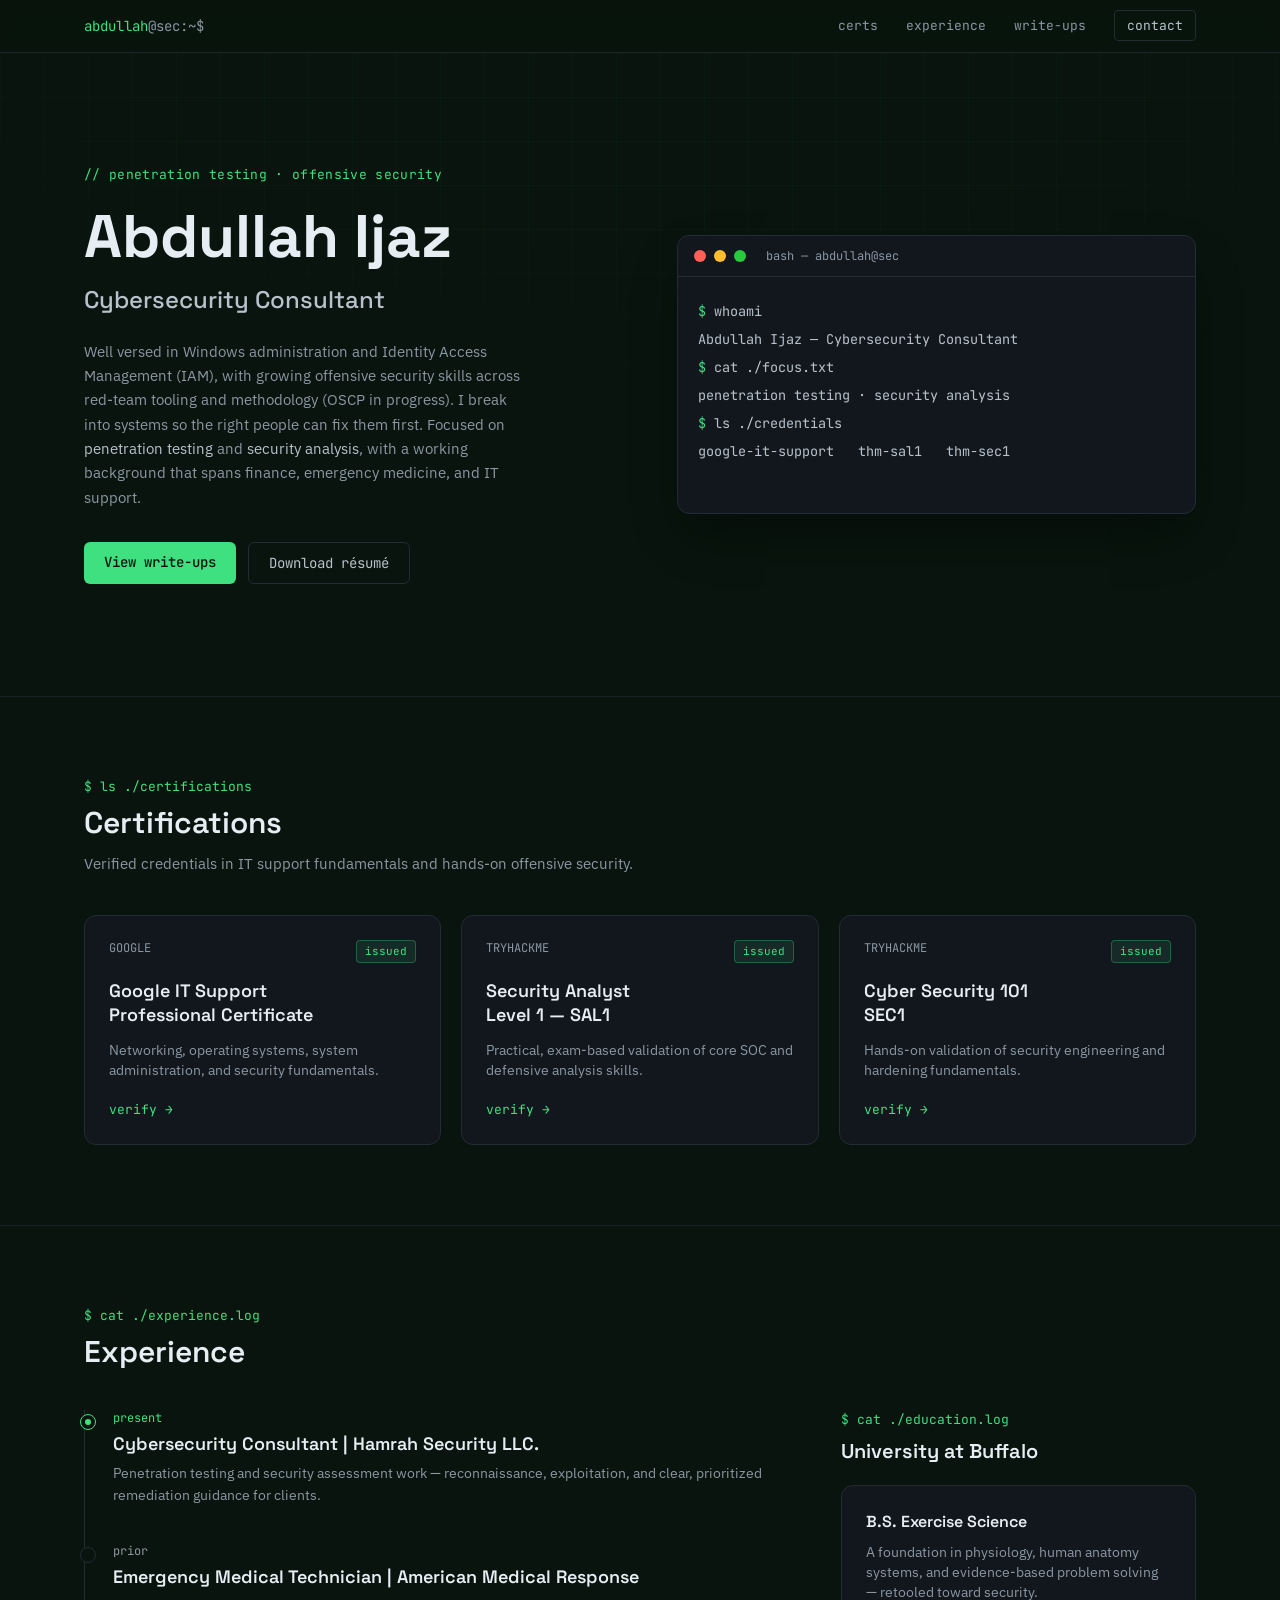
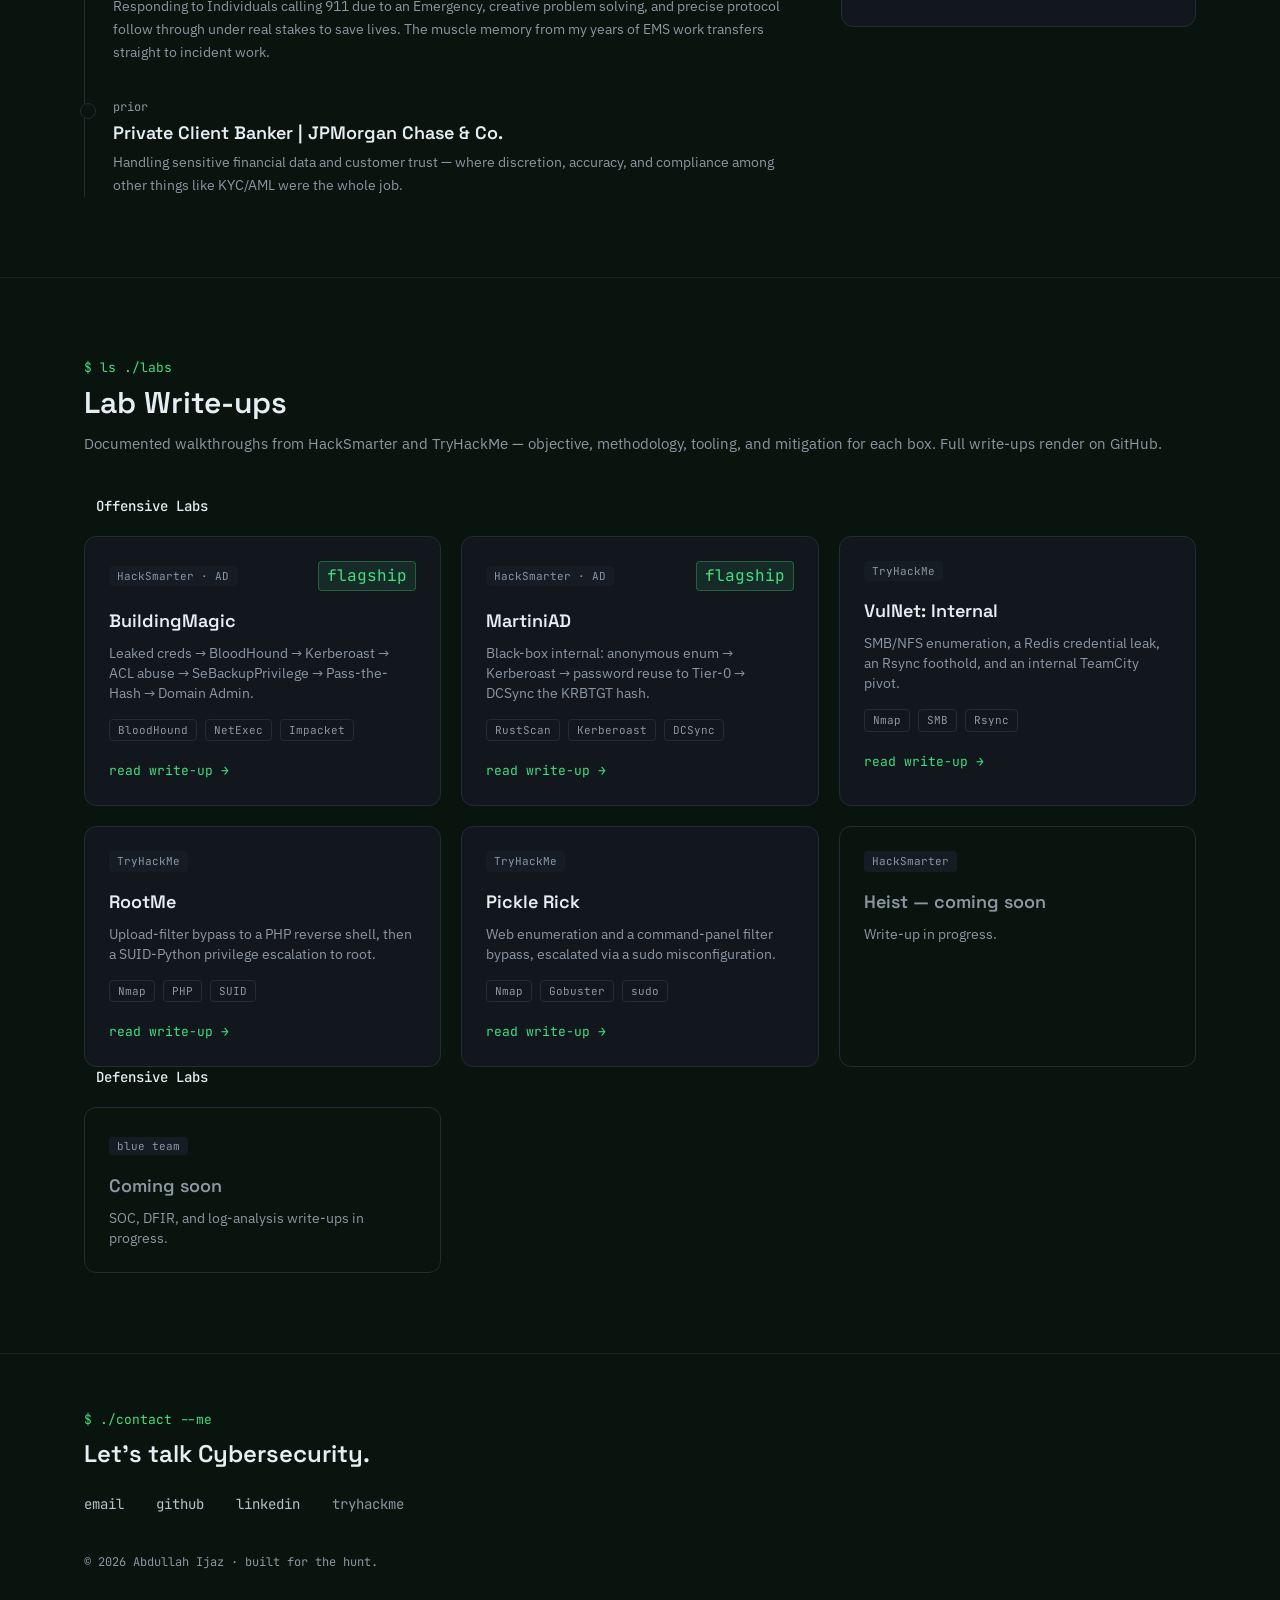
<file: index.html>
<!DOCTYPE html>
<html lang="en">
<head>
  <meta charset="UTF-8" />
  <meta name="viewport" content="width=device-width, initial-scale=1.0" />
  <title>Abdullah Ijaz — Cybersecurity Consultant</title>
  <meta name="description" content="Portfolio of Abdullah Ijaz, a cybersecurity consultant focused on penetration testing and security analysis." />

  <!-- Favicon (inline SVG — terminal prompt glyph, no external asset) -->
  <link rel="icon" type="image/svg+xml" href="data:image/svg+xml,%3Csvg xmlns='http://www.w3.org/2000/svg' viewBox='0 0 32 32'%3E%3Crect width='32' height='32' rx='6' fill='%2308140d'/%3E%3Ctext x='16' y='22' font-family='monospace' font-size='16' font-weight='bold' fill='%233fe07f' text-anchor='middle'%3E%3E_%3C/text%3E%3C/svg%3E" />

  <!-- Open Graph / Twitter card (og:url and og:image intentionally omitted — no deployed URL or image asset yet) -->
  <meta property="og:type" content="website" />
  <meta property="og:title" content="Abdullah Ijaz — Cybersecurity Consultant" />
  <meta property="og:description" content="Portfolio of Abdullah Ijaz, a cybersecurity consultant focused on penetration testing and security analysis." />
  <meta property="og:site_name" content="Abdullah Ijaz — Cybersecurity Portfolio" />
  <meta name="twitter:card" content="summary" />
  <meta name="twitter:title" content="Abdullah Ijaz — Cybersecurity Consultant" />
  <meta name="twitter:description" content="Portfolio of Abdullah Ijaz, a cybersecurity consultant focused on penetration testing and security analysis." />

  <!-- Fonts -->
  <link rel="preconnect" href="https://fonts.googleapis.com" />
  <link rel="preconnect" href="https://fonts.gstatic.com" crossorigin />
  <link href="https://fonts.googleapis.com/css2?family=Space+Grotesk:wght@500;600;700&family=IBM+Plex+Sans:wght@400;500&family=JetBrains+Mono:wght@400;500;700&display=swap" rel="stylesheet" />

  <!-- Tailwind: compiled ahead of time via the standalone CLI (see src/input.css) — no runtime CDN/JIT -->
  <link rel="stylesheet" href="css/styles.css" />

  <style>
    html { scroll-behavior: smooth; }
    body { background-color: #08140d; }

    /* Faint grid texture on the page background */
    .bg-grid {
      background-image:
        linear-gradient(rgba(63,224,127,0.035) 1px, transparent 1px),
        linear-gradient(90deg, rgba(63,224,127,0.035) 1px, transparent 1px);
      background-size: 44px 44px;
      -webkit-mask-image: radial-gradient(ellipse 80% 60% at 50% 0%, #000 40%, transparent 100%);
              mask-image: radial-gradient(ellipse 80% 60% at 50% 0%, #000 40%, transparent 100%);
    }

    .cursor::after {
      content: "▌";
      color: #3fe07f;
      animation: blink 1.1s steps(1) infinite;
    }
    @keyframes blink { 50% { opacity: 0; } }

    .term-line { opacity: 0; }
    .term-line.show { opacity: 1; }

    .card-hover {
      transition: border-color .2s ease, transform .2s ease, box-shadow .2s ease;
    }
    .card-hover:hover {
      border-color: rgba(63,224,127,0.4);
      transform: translateY(-2px);
      box-shadow: 0 0 0 1px rgba(63,224,127,0.08), 0 12px 30px -12px rgba(0,0,0,0.7);
    }

    a:focus-visible, button:focus-visible {
      outline: 2px solid #3fe07f;
      outline-offset: 3px;
      border-radius: 4px;
    }

    @media (prefers-reduced-motion: reduce) {
      html { scroll-behavior: auto; }
      .cursor::after { animation: none; }
      .term-line { opacity: 1 !important; }
    }
  </style>
</head>

<body class="bg-ink font-body text-soft antialiased selection:bg-accent/25 selection:text-bright">

  <!-- ─── NAV ─────────────────────────────────────────────── -->
  <header class="sticky top-0 z-50 border-b border-line/70 bg-ink/80 backdrop-blur">
    <nav class="mx-auto flex max-w-6xl items-center justify-between px-5 py-4">
      <a href="#top" class="font-mono text-sm text-bright">
        <span class="text-accent">abdullah</span><span class="text-mute">@sec</span><span class="text-mute">:</span><span class="text-mute">~$</span>
      </a>
      <ul class="hidden items-center gap-7 font-mono text-[13px] text-mute sm:flex">
        <li><a href="#certs" class="transition-colors hover:text-accent">certs</a></li>
        <li><a href="#experience" class="transition-colors hover:text-accent">experience</a></li>
        <li><a href="#writeups" class="transition-colors hover:text-accent">write-ups</a></li>
        <li>
          <a href="#contact" class="rounded border border-line px-3 py-1.5 text-soft transition-colors hover:border-accent/60 hover:text-accent">contact</a>
        </li>
      </ul>
    </nav>
  </header>

  <main id="top">

    <!-- ─── HERO ──────────────────────────────────────────── -->
    <section class="relative overflow-hidden">
      <div class="bg-grid pointer-events-none absolute inset-0"></div>
      <div class="relative mx-auto grid max-w-6xl items-center gap-12 px-5 py-20 md:grid-cols-[1.05fr_1fr] md:py-28">

        <!-- Left: identity -->
        <div>
          <p class="mb-5 font-mono text-[13px] tracking-wide text-accent">
            // penetration testing · offensive security
          </p>
          <h1 class="font-display text-5xl font-bold leading-[1.05] text-bright sm:text-6xl">
            Abdullah Ijaz
          </h1>
          <p class="mt-4 font-display text-xl font-medium text-soft sm:text-2xl">
            Cybersecurity Consultant
          </p>
          <p class="mt-6 max-w-md text-[15px] leading-relaxed text-mute">
            Well versed in Windows administration and Identity Access Management (IAM), with growing offensive security skills across red-team tooling and methodology (OSCP in progress). I break into systems so the right people can fix them first. Focused on
            <span class="text-soft">penetration testing</span> and
            <span class="text-soft">security analysis</span>, with a working background that
            spans finance, emergency medicine, and IT support.
          </p>

          <div class="mt-8 flex flex-wrap gap-3">
            <a href="#writeups"
               class="rounded-md bg-accent px-5 py-2.5 font-mono text-sm font-medium text-ink transition-opacity hover:opacity-90">
              View write-ups
            </a>
            <a href="GitResume26.pdf" target="_blank" rel="noopener noreferrer"
               class="rounded-md border border-line px-5 py-2.5 font-mono text-sm text-soft transition-colors hover:border-accent/60 hover:text-accent">
              Download résumé
            </a>
          </div>
        </div>

        <!-- Right: terminal (signature element) -->
        <div class="rounded-xl border border-line bg-surface shadow-2xl shadow-black/40">
          <div class="flex items-center gap-2 border-b border-line px-4 py-3">
            <span class="h-3 w-3 rounded-full bg-[#ff5f56]"></span>
            <span class="h-3 w-3 rounded-full bg-[#ffbd2e]"></span>
            <span class="h-3 w-3 rounded-full bg-[#27c93f]"></span>
            <span class="ml-3 font-mono text-xs text-mute">bash — abdullah@sec</span>
          </div>
          <div id="terminal" class="min-h-[210px] px-5 py-5 font-mono text-[13.5px] leading-7">
            <p class="term-line"><span class="text-accent">$</span> whoami</p>
            <p class="term-line text-soft">Abdullah Ijaz — Cybersecurity Consultant</p>
            <p class="term-line"><span class="text-accent">$</span> cat ./focus.txt</p>
            <p class="term-line text-soft">penetration testing · security analysis</p>
            <p class="term-line"><span class="text-accent">$</span> ls ./credentials</p>
            <p class="term-line text-soft">google-it-support &nbsp; thm-sal1 &nbsp; thm-sec1</p>
            <p class="term-line"><span class="text-accent">$</span> <span class="cursor"></span></p>
          </div>
        </div>

      </div>
    </section>

    <!-- ─── CERTIFICATIONS ────────────────────────────────── -->
    <section id="certs" class="border-t border-line/60 py-20">
      <div class="mx-auto max-w-6xl px-5">
        <p class="mb-2 font-mono text-[13px] text-accent">$ ls ./certifications</p>
        <h2 class="font-display text-3xl font-semibold text-bright">Certifications</h2>
        <p class="mt-3 max-w-xl text-[15px] text-mute">Verified credentials in IT support fundamentals and hands-on offensive security.</p>

        <div class="mt-10 grid gap-5 sm:grid-cols-2 lg:grid-cols-3">

          <article class="card-hover rounded-xl border border-line bg-surface p-6">
            <div class="flex items-start justify-between">
              <span class="font-mono text-xs text-mute">GOOGLE</span>
              <span class="rounded border border-accent/30 bg-accent/10 px-2 py-0.5 font-mono text-[11px] text-accent">issued</span>
            </div>
            <h3 class="mt-4 font-display text-lg font-semibold leading-snug text-bright">
              Google IT Support<br />Professional Certificate
            </h3>
            <p class="mt-3 text-sm text-mute">Networking, operating systems, system administration, and security fundamentals.</p>
            <a href="https://www.credly.com/badges/f6e9b1af-ed5e-445f-9bd2-0a3489350b95/public_url" target="_blank" rel="noopener noreferrer" class="mt-5 inline-block font-mono text-[13px] text-accent hover:underline">verify →</a>
          </article>

          <article class="card-hover rounded-xl border border-line bg-surface p-6">
            <div class="flex items-start justify-between">
              <span class="font-mono text-xs text-mute">TRYHACKME</span>
              <span class="rounded border border-accent/30 bg-accent/10 px-2 py-0.5 font-mono text-[11px] text-accent">issued</span>
            </div>
            <h3 class="mt-4 font-display text-lg font-semibold leading-snug text-bright">
              Security Analyst<br />Level 1 — SAL1
            </h3>
            <p class="mt-3 text-sm text-mute">Practical, exam-based validation of core SOC and defensive analysis skills.</p>
            <a href="https://www.credly.com/badges/979150f9-05a5-4751-b14f-adcb7ba3f481/public_url" target="_blank" rel="noopener noreferrer" class="mt-5 inline-block font-mono text-[13px] text-accent hover:underline">verify →</a>
          </article>

          <article class="card-hover rounded-xl border border-line bg-surface p-6">
            <div class="flex items-start justify-between">
              <span class="font-mono text-xs text-mute">TRYHACKME</span>
              <span class="rounded border border-accent/30 bg-accent/10 px-2 py-0.5 font-mono text-[11px] text-accent">issued</span>
            </div>
            <h3 class="mt-4 font-display text-lg font-semibold leading-snug text-bright">
              Cyber Security 101<br /> SEC1
            </h3>
            <p class="mt-3 text-sm text-mute">Hands-on validation of security engineering and hardening fundamentals.</p>
            <a href="https://www.credly.com/badges/3f006680-ee79-40c8-9974-2edebecf793e/public_url" target="_blank" rel="noopener noreferrer" class="mt-5 inline-block font-mono text-[13px] text-accent hover:underline">verify →</a>
          </article>

        </div>
      </div>
    </section>

    <!-- ─── EXPERIENCE + EDUCATION ────────────────────────── -->
    <section id="experience" class="border-t border-line/60 py-20">
      <div class="mx-auto max-w-6xl px-5">
        <p class="mb-2 font-mono text-[13px] text-accent">$ cat ./experience.log</p>
        <h2 class="font-display text-3xl font-semibold text-bright">Experience</h2>

        <div class="mt-10 grid gap-12 lg:grid-cols-[2fr_1fr]">

          <!-- Timeline -->
          <ol class="relative border-l border-line pl-7">
            <li class="relative pb-9">
              <span class="absolute -left-[33px] top-1 grid h-4 w-4 place-items-center rounded-full border border-accent bg-ink"><span class="h-1.5 w-1.5 rounded-full bg-accent"></span></span>
              <p class="font-mono text-xs text-accent">present</p>
              <h3 class="mt-1 font-display text-lg font-semibold text-bright">Cybersecurity Consultant | Hamrah Security LLC.</h3>
              <p class="mt-1 text-sm leading-relaxed text-mute">Penetration testing and security assessment work — reconnaissance, exploitation, and clear, prioritized remediation guidance for clients.</p>
            </li>
            <li class="relative pb-9">
              <span class="absolute -left-[33px] top-1 h-4 w-4 rounded-full border border-line bg-ink"></span>
              <p class="font-mono text-xs text-mute">prior</p>
              <h3 class="mt-1 font-display text-lg font-semibold text-bright">Emergency Medical Technician | American Medical Response</h3>
              <p class="mt-1 text-sm leading-relaxed text-mute"> Responding to Individuals calling 911 due to an Emergency, creative problem solving, and precise protocol follow through under real stakes to save lives. The muscle memory from my years of EMS work transfers straight to incident work.</p>
            </li>
            <li class="relative">
              <span class="absolute -left-[33px] top-1 h-4 w-4 rounded-full border border-line bg-ink"></span>
              <p class="font-mono text-xs text-mute">prior</p>
              <h3 class="mt-1 font-display text-lg font-semibold text-bright">Private Client Banker | JPMorgan Chase & Co.</h3>
              <p class="mt-1 text-sm leading-relaxed text-mute">Handling sensitive financial data and customer trust — where discretion, accuracy, and compliance among other things like KYC/AML were the whole job.</p>
            </li>
          </ol>

          <!-- Education -->
          <div>
            <p class="mb-2 font-mono text-[13px] text-accent">$ cat ./education.log</p>
            <h3 class="font-display text-xl font-semibold text-bright">University at Buffalo</h3>
            <div class="mt-5 rounded-xl border border-line bg-surface p-6">
              <p class="font-display text-base font-semibold text-bright">B.S. Exercise Science</p>
              <p class="mt-2 text-sm text-mute">A foundation in physiology, human anatomy systems, and evidence-based problem solving — retooled toward security.</p>
            </div>
          </div>

        </div>
      </div>
    </section>

    <!-- ─── WRITE-UPS ─────────────────────────────────────── -->
    <section id="writeups" class="border-t border-line/60 py-20">
      <div class="mx-auto max-w-6xl px-5">
        <p class="mb-2 font-mono text-[13px] text-accent">$ ls ./labs</p>
        <h2 class="font-display text-3xl font-semibold text-bright">Lab Write-ups</h2>
        <p class="mt-3 max-w-2xl text-[15px] text-mute">
          Documented walkthroughs from HackSmarter and TryHackMe — objective, methodology, tooling, and mitigation for each box. Full write-ups render on GitHub.
        </p>

        <div class="mt-10 flex items-center gap-3">
          <span class="h-2.5 w-2.5 rounded-full bg-[#ff5f56]"></span>
          <h3 class="font-mono text-sm font-medium text-bright">Offensive Labs</h3>
        </div>
        <div class="mt-5 grid gap-5 md:grid-cols-2 lg:grid-cols-3">

          <a href="https://github.com/Abdullah-Ijaz/Cybersecurity-Portfolio/blob/main/Offensive-Labs/BuildingMagic-AD/README.md" target="_blank" rel="noopener noreferrer" class="card-hover group block rounded-xl border border-line bg-surface p-6">
            <div class="flex items-center justify-between">
              <span class="rounded bg-surface2 px-2 py-0.5 font-mono text-[11px] text-mute">HackSmarter · AD</span>
              <span class="rounded border border-accent/30 bg-accent/10 px-2 py-0.5 font-mono text-[10px] text-accent">flagship</span>
            </div>
            <h4 class="mt-4 font-display text-lg font-semibold text-bright transition-colors group-hover:text-accent">BuildingMagic</h4>
            <p class="mt-2 text-sm text-mute">Leaked creds → BloodHound → Kerberoast → ACL abuse → SeBackupPrivilege → Pass-the-Hash → Domain Admin.</p>
            <div class="mt-4 flex flex-wrap gap-2 font-mono text-[11px] text-mute">
              <span class="rounded border border-line px-2 py-0.5">BloodHound</span>
              <span class="rounded border border-line px-2 py-0.5">NetExec</span>
              <span class="rounded border border-line px-2 py-0.5">Impacket</span>
            </div>
            <span class="mt-5 inline-block font-mono text-[13px] text-accent group-hover:underline">read write-up →</span>
          </a>

          <a href="https://github.com/Abdullah-Ijaz/Cybersecurity-Portfolio/blob/main/Offensive-Labs/MartiniAD/README.md" target="_blank" rel="noopener noreferrer" class="card-hover group block rounded-xl border border-line bg-surface p-6">
            <div class="flex items-center justify-between">
              <span class="rounded bg-surface2 px-2 py-0.5 font-mono text-[11px] text-mute">HackSmarter · AD</span>
              <span class="rounded border border-accent/30 bg-accent/10 px-2 py-0.5 font-mono text-[10px] text-accent">flagship</span>
            </div>
            <h4 class="mt-4 font-display text-lg font-semibold text-bright transition-colors group-hover:text-accent">MartiniAD</h4>
            <p class="mt-2 text-sm text-mute">Black-box internal: anonymous enum → Kerberoast → password reuse to Tier-0 → DCSync the KRBTGT hash.</p>
            <div class="mt-4 flex flex-wrap gap-2 font-mono text-[11px] text-mute">
              <span class="rounded border border-line px-2 py-0.5">RustScan</span>
              <span class="rounded border border-line px-2 py-0.5">Kerberoast</span>
              <span class="rounded border border-line px-2 py-0.5">DCSync</span>
            </div>
            <span class="mt-5 inline-block font-mono text-[13px] text-accent group-hover:underline">read write-up →</span>
          </a>

          <a href="https://github.com/Abdullah-Ijaz/Cybersecurity-Portfolio/blob/main/Offensive-Labs/VulNet-Internal/README.md" target="_blank" rel="noopener noreferrer" class="card-hover group block rounded-xl border border-line bg-surface p-6">
            <div class="flex items-center justify-between">
              <span class="rounded bg-surface2 px-2 py-0.5 font-mono text-[11px] text-mute">TryHackMe</span>
              <span></span>
            </div>
            <h4 class="mt-4 font-display text-lg font-semibold text-bright transition-colors group-hover:text-accent">VulNet: Internal</h4>
            <p class="mt-2 text-sm text-mute">SMB/NFS enumeration, a Redis credential leak, an Rsync foothold, and an internal TeamCity pivot.</p>
            <div class="mt-4 flex flex-wrap gap-2 font-mono text-[11px] text-mute">
              <span class="rounded border border-line px-2 py-0.5">Nmap</span>
              <span class="rounded border border-line px-2 py-0.5">SMB</span>
              <span class="rounded border border-line px-2 py-0.5">Rsync</span>
            </div>
            <span class="mt-5 inline-block font-mono text-[13px] text-accent group-hover:underline">read write-up →</span>
          </a>

          <a href="https://github.com/Abdullah-Ijaz/Cybersecurity-Portfolio/blob/main/Offensive-Labs/RootMe/README.md" target="_blank" rel="noopener noreferrer" class="card-hover group block rounded-xl border border-line bg-surface p-6">
            <div class="flex items-center justify-between">
              <span class="rounded bg-surface2 px-2 py-0.5 font-mono text-[11px] text-mute">TryHackMe</span>
              <span></span>
            </div>
            <h4 class="mt-4 font-display text-lg font-semibold text-bright transition-colors group-hover:text-accent">RootMe</h4>
            <p class="mt-2 text-sm text-mute">Upload-filter bypass to a PHP reverse shell, then a SUID-Python privilege escalation to root.</p>
            <div class="mt-4 flex flex-wrap gap-2 font-mono text-[11px] text-mute">
              <span class="rounded border border-line px-2 py-0.5">Nmap</span>
              <span class="rounded border border-line px-2 py-0.5">PHP</span>
              <span class="rounded border border-line px-2 py-0.5">SUID</span>
            </div>
            <span class="mt-5 inline-block font-mono text-[13px] text-accent group-hover:underline">read write-up →</span>
          </a>

          <a href="https://github.com/Abdullah-Ijaz/Cybersecurity-Portfolio/blob/main/Offensive-Labs/PickleRick/README.md" target="_blank" rel="noopener noreferrer" class="card-hover group block rounded-xl border border-line bg-surface p-6">
            <div class="flex items-center justify-between">
              <span class="rounded bg-surface2 px-2 py-0.5 font-mono text-[11px] text-mute">TryHackMe</span>
              <span></span>
            </div>
            <h4 class="mt-4 font-display text-lg font-semibold text-bright transition-colors group-hover:text-accent">Pickle Rick</h4>
            <p class="mt-2 text-sm text-mute">Web enumeration and a command-panel filter bypass, escalated via a sudo misconfiguration.</p>
            <div class="mt-4 flex flex-wrap gap-2 font-mono text-[11px] text-mute">
              <span class="rounded border border-line px-2 py-0.5">Nmap</span>
              <span class="rounded border border-line px-2 py-0.5">Gobuster</span>
              <span class="rounded border border-line px-2 py-0.5">sudo</span>
            </div>
            <span class="mt-5 inline-block font-mono text-[13px] text-accent group-hover:underline">read write-up →</span>
          </a>

          <div class="rounded-xl border border-dashed border-line bg-surface/50 p-6">
            <div class="flex items-center justify-between">
              <span class="rounded bg-surface2 px-2 py-0.5 font-mono text-[11px] text-mute">HackSmarter</span>
            </div>
            <h4 class="mt-4 font-display text-lg font-semibold text-mute">Heist — coming soon</h4>
            <p class="mt-2 text-sm text-mute">Write-up in progress.</p>
          </div>

        </div>

        <div class="mt-14 flex items-center gap-3">
          <span class="h-2.5 w-2.5 rounded-full bg-[#4aa3ff]"></span>
          <h3 class="font-mono text-sm font-medium text-bright">Defensive Labs</h3>
        </div>
        <div class="mt-5 grid gap-5 md:grid-cols-2 lg:grid-cols-3">
          <div class="rounded-xl border border-dashed border-line bg-surface/50 p-6">
            <span class="rounded bg-surface2 px-2 py-0.5 font-mono text-[11px] text-mute">blue team</span>
            <h4 class="mt-4 font-display text-lg font-semibold text-mute">Coming soon</h4>
            <p class="mt-2 text-sm text-mute">SOC, DFIR, and log-analysis write-ups in progress.</p>
          </div>
        </div>
      </div>
    </section>

  </main>

  <!-- ─── FOOTER / CONTACT ────────────────────────────────── -->
  <footer id="contact" class="border-t border-line/60 py-14">
    <div class="mx-auto max-w-6xl px-5">
      <p class="font-mono text-[13px] text-accent">$ ./contact --me</p>
      <h2 class="mt-2 font-display text-2xl font-semibold text-bright">Let's talk Cybersecurity.</h2>
      <div class="mt-6 flex flex-wrap gap-x-8 gap-y-3 font-mono text-sm">
        <a href="mailto:Abdullahijaz92@gmail.com" class="text-soft transition-colors hover:text-accent">email</a>
        <a href="https://github.com/Abdullah-Ijaz/Cybersecurity-Portfolio" target="_blank" rel="noopener noreferrer" class="text-soft transition-colors hover:text-accent">github</a>
        <a href="https://www.linkedin.com/in/abdullahijaz" target="_blank" rel="noopener noreferrer" class="text-soft transition-colors hover:text-accent">linkedin</a>
        <span title="TryHackMe profile link coming soon" class="cursor-not-allowed text-mute opacity-60">tryhackme</span>
      </div>
      <p class="mt-10 font-mono text-xs text-mute">© <span id="year"></span> Abdullah Ijaz · built for the hunt.</p>
    </div>
  </footer>

  <script>
    // Footer year
    document.getElementById('year').textContent = new Date().getFullYear();

    // Terminal typing reveal (respects reduced-motion via the CSS override)
    (function () {
      var reduce = window.matchMedia('(prefers-reduced-motion: reduce)').matches;
      var lines = document.querySelectorAll('#terminal .term-line');
      if (reduce) { lines.forEach(function (l) { l.classList.add('show'); }); return; }
      lines.forEach(function (line, i) {
        setTimeout(function () { line.classList.add('show'); }, 260 * i + 200);
      });
    })();
  </script>

</body>
</html>
</file>
<file: css/styles.css>
/*! tailwindcss v4.3.3 | MIT License | https://tailwindcss.com */
@layer properties{@supports (((-webkit-hyphens:none)) and (not (margin-trim:inline))) or ((-moz-orient:inline) and (not (color:rgb(from red r g b)))){*,:before,:after,::backdrop{--tw-rotate-x:initial;--tw-rotate-y:initial;--tw-rotate-z:initial;--tw-skew-x:initial;--tw-skew-y:initial;--tw-space-y-reverse:0;--tw-border-style:solid;--tw-leading:initial;--tw-font-weight:initial;--tw-tracking:initial;--tw-shadow:0 0 #0000;--tw-shadow-color:initial;--tw-shadow-alpha:100%;--tw-inset-shadow:0 0 #0000;--tw-inset-shadow-color:initial;--tw-inset-shadow-alpha:100%;--tw-ring-color:initial;--tw-ring-shadow:0 0 #0000;--tw-inset-ring-color:initial;--tw-inset-ring-shadow:0 0 #0000;--tw-ring-inset:initial;--tw-ring-offset-width:0px;--tw-ring-offset-color:#fff;--tw-ring-offset-shadow:0 0 #0000;--tw-outline-style:solid;--tw-backdrop-blur:initial;--tw-backdrop-brightness:initial;--tw-backdrop-contrast:initial;--tw-backdrop-grayscale:initial;--tw-backdrop-hue-rotate:initial;--tw-backdrop-invert:initial;--tw-backdrop-opacity:initial;--tw-backdrop-saturate:initial;--tw-backdrop-sepia:initial}}}@layer theme{:root,:host{--font-sans:-apple-system, BlinkMacSystemFont, "Segoe UI", Roboto, "Helvetica Neue", "Noto Sans", Arial, sans-serif, "Apple Color Emoji", "Segoe UI Emoji", "Segoe UI Symbol", "Noto Color Emoji";--font-mono:"JetBrains Mono", ui-monospace, monospace;--color-black:#000;--spacing:.25rem;--container-md:28rem;--container-xl:36rem;--container-3xl:48rem;--container-6xl:72rem;--text-xs:.75rem;--text-xs--line-height:calc(1 / .75);--text-sm:.875rem;--text-sm--line-height:calc(1.25 / .875);--text-base:1rem;--text-base--line-height:calc(1.5 / 1);--text-lg:1.125rem;--text-lg--line-height:calc(1.75 / 1.125);--text-xl:1.25rem;--text-xl--line-height:calc(1.75 / 1.25);--text-2xl:1.5rem;--text-2xl--line-height:calc(2 / 1.5);--text-3xl:1.875rem;--text-3xl--line-height:calc(2.25 / 1.875);--text-4xl:2.25rem;--text-4xl--line-height:calc(2.5 / 2.25);--text-5xl:3rem;--text-5xl--line-height:1;--text-6xl:3.75rem;--text-6xl--line-height:1;--font-weight-medium:500;--font-weight-semibold:600;--font-weight-bold:700;--tracking-wide:.025em;--leading-snug:1.375;--leading-relaxed:1.625;--radius-md:.375rem;--radius-xl:.75rem;--default-transition-duration:.15s;--default-transition-timing-function:cubic-bezier(.4, 0, .2, 1);--default-font-family:var(--font-sans);--default-mono-font-family:var(--font-mono);--color-ink:#08140d;--color-surface:#12171d;--color-surface2:#161c23;--color-line:#232b34;--color-mute:#8b97a3;--color-soft:#b8c2cc;--color-bright:#e6edf3;--color-accent:#3fe07f;--font-display:"Space Grotesk", system-ui, sans-serif;--font-body:"IBM Plex Sans", system-ui, sans-serif}}@layer base{*,:after,:before,::backdrop{box-sizing:border-box;border:0 solid;margin:0;padding:0}::file-selector-button{box-sizing:border-box;border:0 solid;margin:0;padding:0}html,:host{-webkit-text-size-adjust:100%;tab-size:4;line-height:1.5;font-family:var(--default-font-family,-apple-system, BlinkMacSystemFont, "Segoe UI", Roboto, "Helvetica Neue", "Noto Sans", Arial, sans-serif, "Apple Color Emoji", "Segoe UI Emoji", "Segoe UI Symbol", "Noto Color Emoji");font-feature-settings:var(--default-font-feature-settings,normal);font-variation-settings:var(--default-font-variation-settings,normal);-webkit-tap-highlight-color:transparent}hr{height:0;color:inherit;border-top-width:1px}abbr:where([title]){-webkit-text-decoration:underline dotted;text-decoration:underline dotted}h1,h2,h3,h4,h5,h6{font-size:inherit;font-weight:inherit}a{color:inherit;-webkit-text-decoration:inherit;-webkit-text-decoration:inherit;-webkit-text-decoration:inherit;text-decoration:inherit}b,strong{font-weight:bolder}code,kbd,samp,pre{font-family:var(--default-mono-font-family,ui-monospace, SFMono-Regular, Menlo, Monaco, Consolas, "Liberation Mono", "Courier New", monospace);font-feature-settings:var(--default-mono-font-feature-settings,normal);font-variation-settings:var(--default-mono-font-variation-settings,normal);font-size:1em}small{font-size:80%}sub,sup{vertical-align:baseline;font-size:75%;line-height:0;position:relative}sub{bottom:-.25em}sup{top:-.5em}table{text-indent:0;border-color:inherit;border-collapse:collapse}:-moz-focusring:where(:not(iframe)){outline:auto}progress{vertical-align:baseline}summary{display:list-item}ol,ul,menu{list-style:none}img,svg,video,canvas,audio,iframe,embed,object{vertical-align:middle;display:block}img,video{max-width:100%;height:auto}button,input,select,optgroup,textarea{font:inherit;font-feature-settings:inherit;font-variation-settings:inherit;letter-spacing:inherit;color:inherit;opacity:1;background-color:#0000;border-radius:0}::file-selector-button{font:inherit;font-feature-settings:inherit;font-variation-settings:inherit;letter-spacing:inherit;color:inherit;opacity:1;background-color:#0000;border-radius:0}:where(select:is([multiple],[size])) optgroup{font-weight:bolder}:where(select:is([multiple],[size])) optgroup option{padding-inline-start:20px}::file-selector-button{margin-inline-end:4px}::placeholder{opacity:1}@supports (not ((-webkit-appearance:-apple-pay-button))) or (contain-intrinsic-size:1px){::placeholder{color:currentColor}@supports (color:color-mix(in lab, red, red)){::placeholder{color:color-mix(in oklab, currentcolor 50%, transparent)}}}textarea{resize:vertical}::-webkit-search-decoration{-webkit-appearance:none}::-webkit-date-and-time-value{min-height:1lh;text-align:inherit}::-webkit-datetime-edit{display:inline-flex}::-webkit-datetime-edit-fields-wrapper{padding:0}::-webkit-datetime-edit{padding-block:0}::-webkit-datetime-edit-year-field{padding-block:0}::-webkit-datetime-edit-month-field{padding-block:0}::-webkit-datetime-edit-day-field{padding-block:0}::-webkit-datetime-edit-hour-field{padding-block:0}::-webkit-datetime-edit-minute-field{padding-block:0}::-webkit-datetime-edit-second-field{padding-block:0}::-webkit-datetime-edit-millisecond-field{padding-block:0}::-webkit-datetime-edit-meridiem-field{padding-block:0}::-webkit-calendar-picker-indicator{line-height:1}:-moz-ui-invalid{box-shadow:none}button,input:where([type=button],[type=reset],[type=submit]){appearance:button}::file-selector-button{appearance:button}::-webkit-inner-spin-button{height:auto}::-webkit-outer-spin-button{height:auto}[hidden]:where(:not([hidden=until-found])){display:none!important}}@layer components;@layer utilities{.pointer-events-none{pointer-events:none}.absolute{position:absolute}.relative{position:relative}.sticky{position:sticky}.inset-0{inset:0}.top-0{top:0}.top-1{top:var(--spacing)}.-left-\[33px\]{left:-33px}.z-50{z-index:50}.mx-auto{margin-inline:auto}.mt-1{margin-top:var(--spacing)}.mt-2{margin-top:calc(var(--spacing) * 2)}.mt-3{margin-top:calc(var(--spacing) * 3)}.mt-4{margin-top:calc(var(--spacing) * 4)}.mt-5{margin-top:calc(var(--spacing) * 5)}.mt-6{margin-top:calc(var(--spacing) * 6)}.mt-8{margin-top:calc(var(--spacing) * 8)}.mt-10{margin-top:calc(var(--spacing) * 10)}.mt-12{margin-top:calc(var(--spacing) * 12)}.mt-16{margin-top:calc(var(--spacing) * 16)}.mb-2{margin-bottom:calc(var(--spacing) * 2)}.mb-5{margin-bottom:calc(var(--spacing) * 5)}.ml-3{margin-left:calc(var(--spacing) * 3)}.block{display:block}.flex{display:flex}.grid{display:grid}.hidden{display:none}.inline-block{display:inline-block}.h-1\.5{height:calc(var(--spacing) * 1.5)}.h-3{height:calc(var(--spacing) * 3)}.h-4{height:calc(var(--spacing) * 4)}.min-h-\[210px\]{min-height:210px}.w-1\.5{width:calc(var(--spacing) * 1.5)}.w-3{width:calc(var(--spacing) * 3)}.w-4{width:calc(var(--spacing) * 4)}.max-w-3xl{max-width:var(--container-3xl)}.max-w-6xl{max-width:var(--container-6xl)}.max-w-md{max-width:var(--container-md)}.max-w-xl{max-width:var(--container-xl)}.transform{transform:var(--tw-rotate-x,) var(--tw-rotate-y,) var(--tw-rotate-z,) var(--tw-skew-x,) var(--tw-skew-y,)}.flex-wrap{flex-wrap:wrap}.place-items-center{place-items:center}.items-center{align-items:center}.items-start{align-items:flex-start}.justify-between{justify-content:space-between}.gap-2{gap:calc(var(--spacing) * 2)}.gap-3{gap:calc(var(--spacing) * 3)}.gap-5{gap:calc(var(--spacing) * 5)}.gap-7{gap:calc(var(--spacing) * 7)}.gap-12{gap:calc(var(--spacing) * 12)}:where(.space-y-2>:not(:last-child)){--tw-space-y-reverse:0;margin-block-start:calc(calc(var(--spacing) * 2) * var(--tw-space-y-reverse));margin-block-end:calc(calc(var(--spacing) * 2) * calc(1 - var(--tw-space-y-reverse)))}.gap-x-8{column-gap:calc(var(--spacing) * 8)}.gap-y-3{row-gap:calc(var(--spacing) * 3)}.overflow-hidden{overflow:hidden}.rounded{border-radius:.25rem}.rounded-full{border-radius:3.40282e38px}.rounded-md{border-radius:var(--radius-md)}.rounded-xl{border-radius:var(--radius-xl)}.border{border-style:var(--tw-border-style);border-width:1px}.border-t{border-top-style:var(--tw-border-style);border-top-width:1px}.border-b{border-bottom-style:var(--tw-border-style);border-bottom-width:1px}.border-l{border-left-style:var(--tw-border-style);border-left-width:1px}.border-accent{border-color:var(--color-accent)}.border-accent\/30{border-color:#3fe07f4d}@supports (color:color-mix(in lab, red, red)){.border-accent\/30{border-color:color-mix(in oklab, var(--color-accent) 30%, transparent)}}.border-line{border-color:var(--color-line)}.border-line\/60{border-color:#232b3499}@supports (color:color-mix(in lab, red, red)){.border-line\/60{border-color:color-mix(in oklab, var(--color-line) 60%, transparent)}}.border-line\/70{border-color:#232b34b3}@supports (color:color-mix(in lab, red, red)){.border-line\/70{border-color:color-mix(in oklab, var(--color-line) 70%, transparent)}}.bg-\[\#27c93f\]{background-color:#27c93f}.bg-\[\#ff5f56\]{background-color:#ff5f56}.bg-\[\#ffbd2e\]{background-color:#ffbd2e}.bg-accent{background-color:var(--color-accent)}.bg-accent\/10{background-color:#3fe07f1a}@supports (color:color-mix(in lab, red, red)){.bg-accent\/10{background-color:color-mix(in oklab, var(--color-accent) 10%, transparent)}}.bg-ink{background-color:var(--color-ink)}.bg-ink\/80{background-color:#08140dcc}@supports (color:color-mix(in lab, red, red)){.bg-ink\/80{background-color:color-mix(in oklab, var(--color-ink) 80%, transparent)}}.bg-surface{background-color:var(--color-surface)}.bg-surface2{background-color:var(--color-surface2)}.p-6{padding:calc(var(--spacing) * 6)}.px-2{padding-inline:calc(var(--spacing) * 2)}.px-2\.5{padding-inline:calc(var(--spacing) * 2.5)}.px-3{padding-inline:calc(var(--spacing) * 3)}.px-4{padding-inline:calc(var(--spacing) * 4)}.px-5{padding-inline:calc(var(--spacing) * 5)}.py-0\.5{padding-block:calc(var(--spacing) * .5)}.py-1{padding-block:var(--spacing)}.py-1\.5{padding-block:calc(var(--spacing) * 1.5)}.py-2\.5{padding-block:calc(var(--spacing) * 2.5)}.py-3{padding-block:calc(var(--spacing) * 3)}.py-4{padding-block:calc(var(--spacing) * 4)}.py-5{padding-block:calc(var(--spacing) * 5)}.py-14{padding-block:calc(var(--spacing) * 14)}.py-20{padding-block:calc(var(--spacing) * 20)}.pt-8{padding-top:calc(var(--spacing) * 8)}.pb-9{padding-bottom:calc(var(--spacing) * 9)}.pl-7{padding-left:calc(var(--spacing) * 7)}.font-body{font-family:var(--font-body)}.font-display{font-family:var(--font-display)}.font-mono{font-family:var(--font-mono)}.text-2xl{font-size:var(--text-2xl);line-height:var(--tw-leading,var(--text-2xl--line-height))}.text-3xl{font-size:var(--text-3xl);line-height:var(--tw-leading,var(--text-3xl--line-height))}.text-4xl{font-size:var(--text-4xl);line-height:var(--tw-leading,var(--text-4xl--line-height))}.text-5xl{font-size:var(--text-5xl);line-height:var(--tw-leading,var(--text-5xl--line-height))}.text-base{font-size:var(--text-base);line-height:var(--tw-leading,var(--text-base--line-height))}.text-lg{font-size:var(--text-lg);line-height:var(--tw-leading,var(--text-lg--line-height))}.text-sm{font-size:var(--text-sm);line-height:var(--tw-leading,var(--text-sm--line-height))}.text-xl{font-size:var(--text-xl);line-height:var(--tw-leading,var(--text-xl--line-height))}.text-xs{font-size:var(--text-xs);line-height:var(--tw-leading,var(--text-xs--line-height))}.text-\[11px\]{font-size:11px}.text-\[12px\]{font-size:12px}.text-\[13\.5px\]{font-size:13.5px}.text-\[13px\]{font-size:13px}.text-\[15px\]{font-size:15px}.leading-7{--tw-leading:calc(var(--spacing) * 7);line-height:calc(var(--spacing) * 7)}.leading-\[1\.05\]{--tw-leading:1.05;line-height:1.05}.leading-relaxed{--tw-leading:var(--leading-relaxed);line-height:var(--leading-relaxed)}.leading-snug{--tw-leading:var(--leading-snug);line-height:var(--leading-snug)}.font-bold{--tw-font-weight:var(--font-weight-bold);font-weight:var(--font-weight-bold)}.font-medium{--tw-font-weight:var(--font-weight-medium);font-weight:var(--font-weight-medium)}.font-semibold{--tw-font-weight:var(--font-weight-semibold);font-weight:var(--font-weight-semibold)}.tracking-wide{--tw-tracking:var(--tracking-wide);letter-spacing:var(--tracking-wide)}.text-accent{color:var(--color-accent)}.text-bright{color:var(--color-bright)}.text-ink{color:var(--color-ink)}.text-mute{color:var(--color-mute)}.text-soft{color:var(--color-soft)}.antialiased{-webkit-font-smoothing:antialiased;-moz-osx-font-smoothing:grayscale}.shadow-2xl{--tw-shadow:0 25px 50px -12px var(--tw-shadow-color,#00000040);box-shadow:var(--tw-inset-shadow), var(--tw-inset-ring-shadow), var(--tw-ring-offset-shadow), var(--tw-ring-shadow), var(--tw-shadow)}.shadow-black\/40{--tw-shadow-color:#0006}@supports (color:color-mix(in lab, red, red)){.shadow-black\/40{--tw-shadow-color:color-mix(in oklab, color-mix(in oklab, var(--color-black) 40%, transparent) var(--tw-shadow-alpha), transparent)}}.outline{outline-style:var(--tw-outline-style);outline-width:1px}.backdrop-blur{--tw-backdrop-blur:blur(8px);-webkit-backdrop-filter:var(--tw-backdrop-blur,) var(--tw-backdrop-brightness,) var(--tw-backdrop-contrast,) var(--tw-backdrop-grayscale,) var(--tw-backdrop-hue-rotate,) var(--tw-backdrop-invert,) var(--tw-backdrop-opacity,) var(--tw-backdrop-saturate,) var(--tw-backdrop-sepia,);backdrop-filter:var(--tw-backdrop-blur,) var(--tw-backdrop-brightness,) var(--tw-backdrop-contrast,) var(--tw-backdrop-grayscale,) var(--tw-backdrop-hue-rotate,) var(--tw-backdrop-invert,) var(--tw-backdrop-opacity,) var(--tw-backdrop-saturate,) var(--tw-backdrop-sepia,)}.transition{transition-property:color,background-color,border-color,outline-color,text-decoration-color,fill,stroke,--tw-gradient-from,--tw-gradient-via,--tw-gradient-to,opacity,box-shadow,transform,translate,scale,rotate,filter,-webkit-backdrop-filter,backdrop-filter,display,content-visibility,overlay,pointer-events;transition-timing-function:var(--tw-ease,var(--default-transition-timing-function));transition-duration:var(--tw-duration,var(--default-transition-duration))}.transition-colors{transition-property:color,background-color,border-color,outline-color,text-decoration-color,fill,stroke,--tw-gradient-from,--tw-gradient-via,--tw-gradient-to;transition-timing-function:var(--tw-ease,var(--default-transition-timing-function));transition-duration:var(--tw-duration,var(--default-transition-duration))}.transition-opacity{transition-property:opacity;transition-timing-function:var(--tw-ease,var(--default-transition-timing-function));transition-duration:var(--tw-duration,var(--default-transition-duration))}@media (hover:hover){.group-hover\:text-accent:is(:where(.group):hover *){color:var(--color-accent)}}.selection\:bg-accent\/25 ::selection{background-color:#3fe07f40}@supports (color:color-mix(in lab, red, red)){.selection\:bg-accent\/25 ::selection{background-color:color-mix(in oklab, var(--color-accent) 25%, transparent)}}.selection\:bg-accent\/25::selection{background-color:#3fe07f40}@supports (color:color-mix(in lab, red, red)){.selection\:bg-accent\/25::selection{background-color:color-mix(in oklab, var(--color-accent) 25%, transparent)}}.selection\:text-bright ::selection{color:var(--color-bright)}.selection\:text-bright::selection{color:var(--color-bright)}@media (hover:hover){.hover\:border-accent\/60:hover{border-color:#3fe07f99}@supports (color:color-mix(in lab, red, red)){.hover\:border-accent\/60:hover{border-color:color-mix(in oklab, var(--color-accent) 60%, transparent)}}.hover\:text-accent:hover{color:var(--color-accent)}.hover\:underline:hover{text-decoration-line:underline}.hover\:opacity-90:hover{opacity:.9}}@media (min-width:40rem){.sm\:flex{display:flex}.sm\:grid-cols-2{grid-template-columns:repeat(2,minmax(0,1fr))}.sm\:text-2xl{font-size:var(--text-2xl);line-height:var(--tw-leading,var(--text-2xl--line-height))}.sm\:text-5xl{font-size:var(--text-5xl);line-height:var(--tw-leading,var(--text-5xl--line-height))}.sm\:text-6xl{font-size:var(--text-6xl);line-height:var(--tw-leading,var(--text-6xl--line-height))}}@media (min-width:48rem){.md\:grid-cols-2{grid-template-columns:repeat(2,minmax(0,1fr))}.md\:grid-cols-\[1\.05fr_1fr\]{grid-template-columns:1.05fr 1fr}.md\:py-28{padding-block:calc(var(--spacing) * 28)}}@media (min-width:64rem){.lg\:grid-cols-3{grid-template-columns:repeat(3,minmax(0,1fr))}.lg\:grid-cols-\[2fr_1fr\]{grid-template-columns:2fr 1fr}}}@property --tw-rotate-x{syntax:"*";inherits:false}@property --tw-rotate-y{syntax:"*";inherits:false}@property --tw-rotate-z{syntax:"*";inherits:false}@property --tw-skew-x{syntax:"*";inherits:false}@property --tw-skew-y{syntax:"*";inherits:false}@property --tw-space-y-reverse{syntax:"*";inherits:false;initial-value:0}@property --tw-border-style{syntax:"*";inherits:false;initial-value:solid}@property --tw-leading{syntax:"*";inherits:false}@property --tw-font-weight{syntax:"*";inherits:false}@property --tw-tracking{syntax:"*";inherits:false}@property --tw-shadow{syntax:"*";inherits:false;initial-value:0 0 #0000}@property --tw-shadow-color{syntax:"*";inherits:false}@property --tw-shadow-alpha{syntax:"<percentage>";inherits:false;initial-value:100%}@property --tw-inset-shadow{syntax:"*";inherits:false;initial-value:0 0 #0000}@property --tw-inset-shadow-color{syntax:"*";inherits:false}@property --tw-inset-shadow-alpha{syntax:"<percentage>";inherits:false;initial-value:100%}@property --tw-ring-color{syntax:"*";inherits:false}@property --tw-ring-shadow{syntax:"*";inherits:false;initial-value:0 0 #0000}@property --tw-inset-ring-color{syntax:"*";inherits:false}@property --tw-inset-ring-shadow{syntax:"*";inherits:false;initial-value:0 0 #0000}@property --tw-ring-inset{syntax:"*";inherits:false}@property --tw-ring-offset-width{syntax:"<length>";inherits:false;initial-value:0}@property --tw-ring-offset-color{syntax:"*";inherits:false;initial-value:#fff}@property --tw-ring-offset-shadow{syntax:"*";inherits:false;initial-value:0 0 #0000}@property --tw-outline-style{syntax:"*";inherits:false;initial-value:solid}@property --tw-backdrop-blur{syntax:"*";inherits:false}@property --tw-backdrop-brightness{syntax:"*";inherits:false}@property --tw-backdrop-contrast{syntax:"*";inherits:false}@property --tw-backdrop-grayscale{syntax:"*";inherits:false}@property --tw-backdrop-hue-rotate{syntax:"*";inherits:false}@property --tw-backdrop-invert{syntax:"*";inherits:false}@property --tw-backdrop-opacity{syntax:"*";inherits:false}@property --tw-backdrop-saturate{syntax:"*";inherits:false}@property --tw-backdrop-sepia{syntax:"*";inherits:false}
</file>
